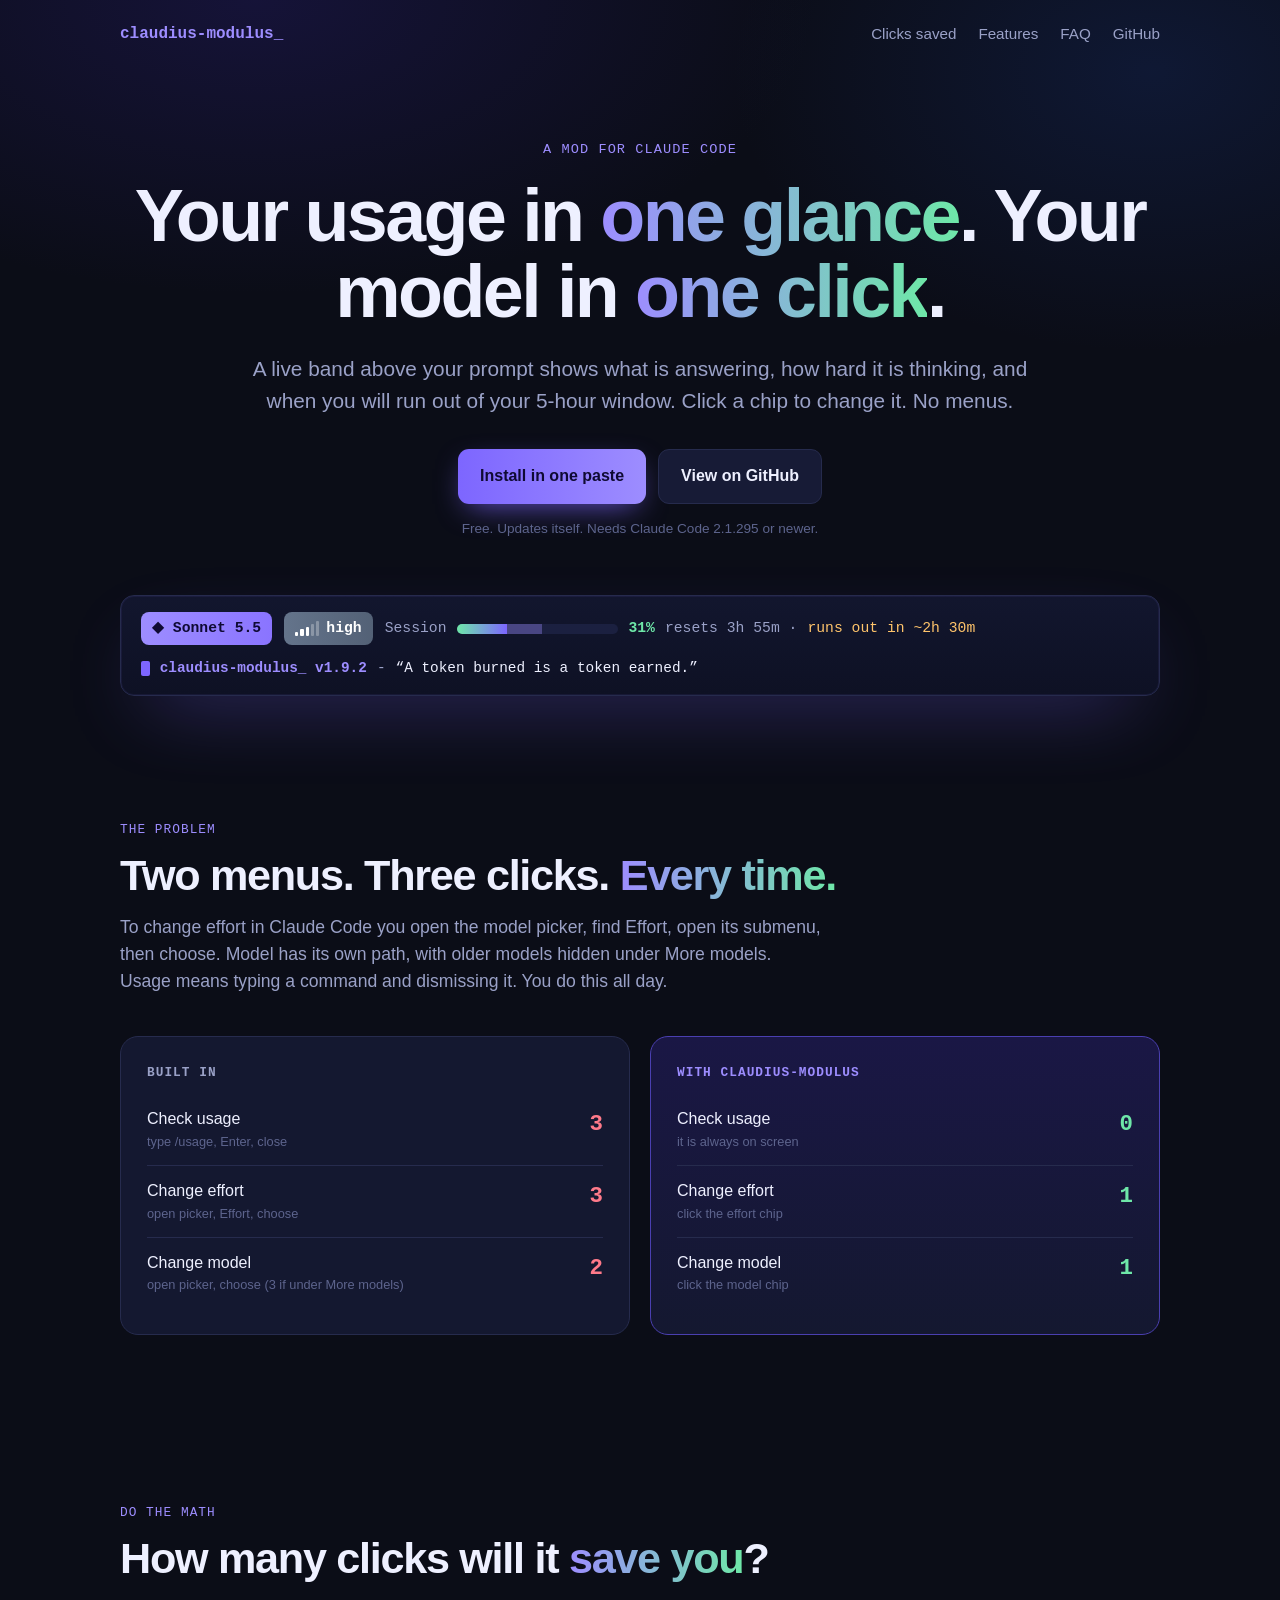
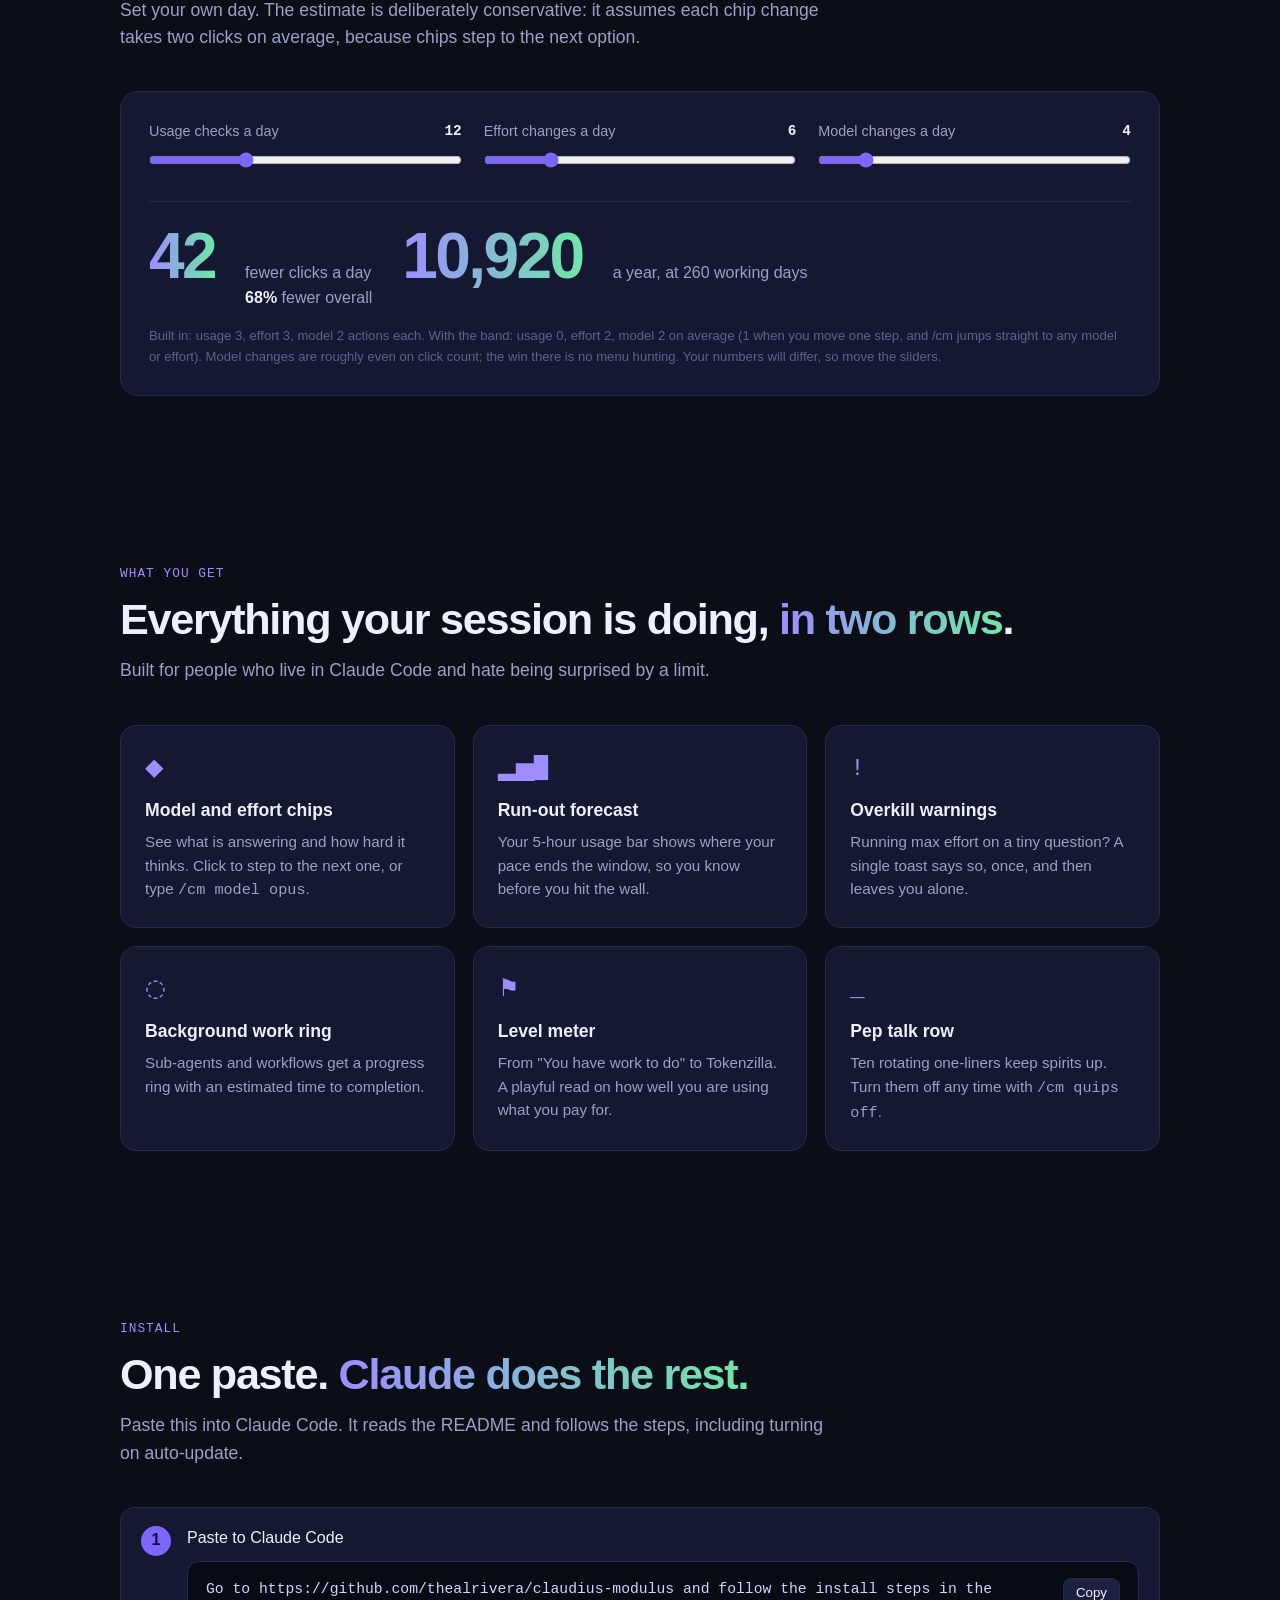
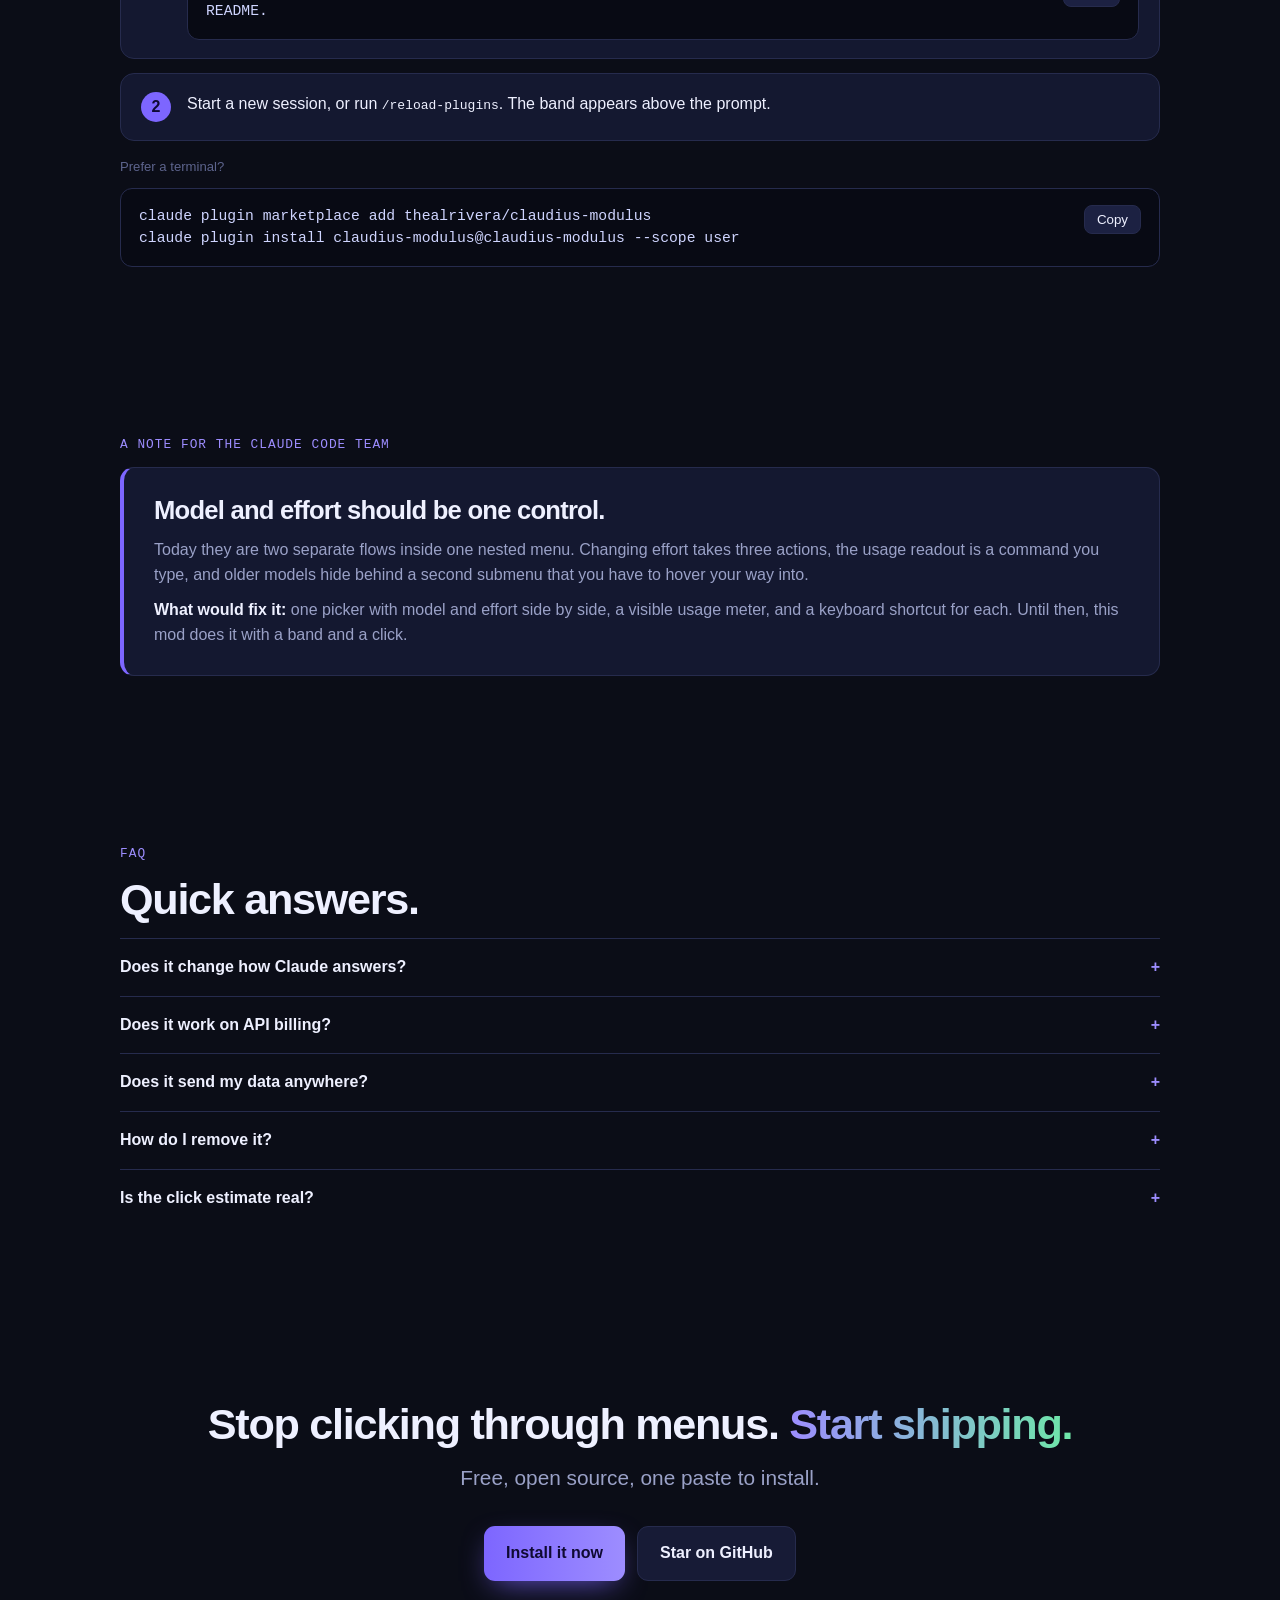
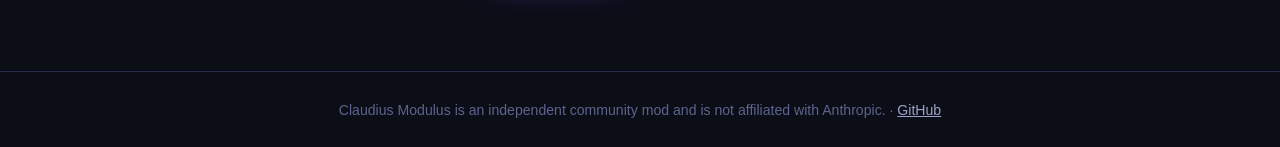
<file: docs/index.html>
<!doctype html>
<html lang="en">
<head>
<meta charset="utf-8">
<meta name="viewport" content="width=device-width,initial-scale=1">
<title>Claudius Modulus</title>
<meta name="description" content="A live band above the Claude Code prompt: model and effort chips you click to change, 5-hour usage with a run-out forecast, and zero menu digging.">
<meta property="og:title" content="Claudius Modulus: your Claude Code usage in one glance">
<meta property="og:description" content="Click to change model or effort. See when you will run out before you do.">
<meta property="og:image" content="promo/social.png">
<link rel="stylesheet" href="assets/band.css">
<style>
html{scroll-behavior:smooth}
body{font-family:var(--sans);background:var(--bg);color:var(--ink);line-height:1.55;-webkit-font-smoothing:antialiased}
.glow{position:absolute;inset:0 0 auto 0;height:720px;background:radial-gradient(800px 420px at 20% 0%,#2a1f7a55,transparent 70%),radial-gradient(600px 400px at 90% 10%,#1b3a8a40,transparent 70%);pointer-events:none}
.wrap{max-width:1080px;margin:0 auto;padding:0 20px;position:relative}
nav{display:flex;justify-content:space-between;align-items:center;padding:22px 0}
nav .logo{font-family:var(--mono);font-weight:700;color:var(--violet2)}
nav a{color:var(--mute);text-decoration:none;margin-left:22px;font-size:.95rem}
nav a:hover{color:var(--ink)}
.hero{padding:70px 0 40px;text-align:center}
.eyebrow{font-family:var(--mono);color:var(--violet2);font-size:.85rem;letter-spacing:.08em}
h1{font-size:clamp(2.4rem,6.4vw,4.6rem);line-height:1.04;letter-spacing:-.035em;font-weight:800;margin:18px auto 22px;max-width:15em}
h1 em,h2 em{font-style:normal;background:linear-gradient(90deg,#9d8dff,#6ee7a8);-webkit-background-clip:text;background-clip:text;color:transparent}
.lead{color:var(--mute);font-size:clamp(1.05rem,2.2vw,1.3rem);max-width:38em;margin:0 auto 32px}
.cta{display:flex;gap:12px;justify-content:center;flex-wrap:wrap}
.note{color:var(--dim);font-size:.85rem;margin-top:14px}
.demo{margin:56px auto 0;font-size:clamp(.62rem,1.55vw,1rem)}
.demo .band{text-align:left}
section{padding:84px 0}
h2{font-size:clamp(1.8rem,4vw,2.7rem);letter-spacing:-.03em;line-height:1.1;margin-bottom:14px}
.kick{font-family:var(--mono);color:var(--violet2);font-size:.8rem;letter-spacing:.08em;margin-bottom:12px}
.sec-lead{color:var(--mute);max-width:40em;font-size:1.1rem;margin-bottom:40px}
.two{display:grid;grid-template-columns:1fr 1fr;gap:20px}
.card{background:var(--panel);border:1px solid var(--line);border-radius:18px;padding:26px}
.card.good{border-color:#4a3fb0;background:linear-gradient(180deg,#1a1745,#141830)}
.card h3{font-family:var(--mono);font-size:.8rem;letter-spacing:.08em;color:var(--mute);margin-bottom:12px;font-weight:600}
.card.good h3{color:var(--violet2)}
.row{display:flex;justify-content:space-between;gap:14px;padding:13px 0;border-top:1px solid var(--line)}
.row:first-of-type{border-top:0}
.row b{font-family:var(--mono);font-size:1.4rem}
.bad .row b{color:var(--red)}.good .row b{color:var(--lime)}
.row small{display:block;color:var(--dim);font-size:.8rem}
.calc{margin-top:28px;background:var(--panel);border:1px solid var(--line);border-radius:18px;padding:28px}
.calc .ctl{display:grid;grid-template-columns:repeat(3,1fr);gap:22px}
.calc label{display:block;font-size:.9rem;color:var(--mute)}
.calc label output{color:var(--ink);font-family:var(--mono);font-weight:700;float:right}
.calc input[type=range]{width:100%;accent-color:#7d66ff;margin-top:10px}
.result{margin-top:26px;padding-top:22px;border-top:1px solid var(--line);display:flex;flex-wrap:wrap;gap:30px;align-items:baseline}
.result .n{font-size:clamp(2.6rem,7vw,4rem);font-weight:800;letter-spacing:-.04em;line-height:1}
.result .n em{font-style:normal;background:linear-gradient(90deg,#9d8dff,#6ee7a8);-webkit-background-clip:text;background-clip:text;color:transparent}
.result span{color:var(--mute)}
.fine{color:var(--dim);font-size:.82rem;margin-top:16px}
.feats{display:grid;grid-template-columns:repeat(3,1fr);gap:18px}
.feat{background:var(--panel);border:1px solid var(--line);border-radius:16px;padding:24px;transition:border-color .2s,transform .2s}
.feat:hover{border-color:#4a3fb0;transform:translateY(-3px)}
.feat .ic{font-size:1.5rem;margin-bottom:10px;color:var(--violet2);font-family:var(--mono)}
.feat h3{font-size:1.1rem;margin-bottom:6px}
.feat p{color:var(--mute);font-size:.95rem}
.steps{counter-reset:s;display:grid;gap:14px}
.step{display:flex;gap:16px;align-items:flex-start;background:var(--panel);border:1px solid var(--line);border-radius:14px;padding:18px 20px}
.step:before{counter-increment:s;content:counter(s);flex:none;width:30px;height:30px;border-radius:50%;background:var(--violet);color:#0f0a33;font-weight:800;display:grid;place-items:center}
.cmd{font-family:var(--mono);background:#080a14;border:1px solid var(--line);border-radius:12px;padding:16px 18px;color:#cfd5ff;font-size:.92rem;display:flex;justify-content:space-between;gap:12px;align-items:flex-start;margin-top:10px}
.cmd button{flex:none;background:#1c2142;color:var(--ink);border:1px solid var(--line);border-radius:8px;padding:6px 12px;font-family:var(--sans);cursor:pointer}
.cmd button:hover{border-color:var(--violet)}
.letter{border:1px solid var(--line);border-left:4px solid var(--violet);border-radius:14px;background:var(--panel);padding:28px 30px}
.letter p{color:var(--mute);margin-top:10px}.letter p b{color:var(--ink)}
.faq details{border-top:1px solid var(--line);padding:16px 0}
.faq summary{cursor:pointer;font-weight:600;list-style:none}
.faq summary:after{content:"+";float:right;color:var(--violet2)}
.faq details[open] summary:after{content:"−"}
.faq p{color:var(--mute);margin-top:8px}
.final{text-align:center;padding:90px 0}
footer{border-top:1px solid var(--line);padding:28px 0;color:var(--dim);font-size:.88rem;text-align:center}
footer a{color:var(--mute)}
@media(max-width:820px){.two,.feats,.calc .ctl{grid-template-columns:1fr}.hero{padding-top:40px}nav a{display:none}nav a.keep{display:inline}}
</style>
</head>
<body>
<div class="glow"></div>
<div class="wrap">
<nav><span class="logo">claudius-modulus_</span><div><a href="#clicks">Clicks saved</a><a href="#features">Features</a><a href="#faq">FAQ</a><a class="keep" href="https://github.com/thealrivera/claudius-modulus">GitHub</a></div></nav>

<header class="hero">
  <div class="eyebrow">A MOD FOR CLAUDE CODE</div>
  <h1>Your usage in <em>one glance</em>. Your model in <em>one click</em>.</h1>
  <p class="lead">A live band above your prompt shows what is answering, how hard it is thinking, and when you will run out of your 5-hour window. Click a chip to change it. No menus.</p>
  <div class="cta"><a class="btn p" href="#install">Install in one paste</a><a class="btn s" href="https://github.com/thealrivera/claudius-modulus">View on GitHub</a></div>
  <p class="note">Free. Updates itself. Needs Claude Code 2.1.295 or newer.</p>
  <div class="demo">
    <div class="band"><div class="r1"><span class="chip m">◆ Sonnet 5.5</span><span class="chip e"><span class="lv"><i class="on"></i><i class="on"></i><i class="on"></i><i></i><i></i></span> high</span><span class="bar">Session <span class="t"><i></i><u></u></span> <b>31%</b> resets 3h 55m · <span class="warn">runs out in ~2h 30m</span></span></div><div class="r2"><span class="cur"></span><span class="n">claudius-modulus_ v1.9.2</span> - <q>A token burned is a token earned.</q></div></div>
  </div>
</header>

<section id="problem">
  <div class="kick">THE PROBLEM</div>
  <h2>Two menus. Three clicks. <em>Every time.</em></h2>
  <p class="sec-lead">To change effort in Claude Code you open the model picker, find Effort, open its submenu, then choose. Model has its own path, with older models hidden under More models. Usage means typing a command and dismissing it. You do this all day.</p>
  <div class="two">
    <div class="card bad"><h3>BUILT IN</h3>
      <div class="row"><div>Check usage<small>type /usage, Enter, close</small></div><b>3</b></div>
      <div class="row"><div>Change effort<small>open picker, Effort, choose</small></div><b>3</b></div>
      <div class="row"><div>Change model<small>open picker, choose (3 if under More models)</small></div><b>2</b></div></div>
    <div class="card good"><h3>WITH CLAUDIUS-MODULUS</h3>
      <div class="row"><div>Check usage<small>it is always on screen</small></div><b>0</b></div>
      <div class="row"><div>Change effort<small>click the effort chip</small></div><b>1</b></div>
      <div class="row"><div>Change model<small>click the model chip</small></div><b>1</b></div></div>
  </div>
</section>

<section id="clicks">
  <div class="kick">DO THE MATH</div>
  <h2>How many clicks will it <em>save you</em>?</h2>
  <p class="sec-lead">Set your own day. The estimate is deliberately conservative: it assumes each chip change takes two clicks on average, because chips step to the next option.</p>
  <div class="calc">
    <div class="ctl">
      <label>Usage checks a day <output id="o1">12</output><input id="i1" type="range" min="0" max="40" value="12"></label>
      <label>Effort changes a day <output id="o2">6</output><input id="i2" type="range" min="0" max="30" value="6"></label>
      <label>Model changes a day <output id="o3">4</output><input id="i3" type="range" min="0" max="30" value="4"></label>
    </div>
    <div class="result">
      <div class="n"><em id="day">42</em></div><span>fewer clicks a day<br><b id="pct" style="color:var(--ink)">68%</b> fewer overall</span>
      <div class="n"><em id="yr">10,920</em></div><span>a year, at 260 working days</span>
    </div>
    <p class="fine">Built in: usage 3, effort 3, model 2 actions each. With the band: usage 0, effort 2, model 2 on average (1 when you move one step, and /cm jumps straight to any model or effort). Model changes are roughly even on click count; the win there is no menu hunting. Your numbers will differ, so move the sliders.</p>
  </div>
</section>

<section id="features">
  <div class="kick">WHAT YOU GET</div>
  <h2>Everything your session is doing, <em>in two rows</em>.</h2>
  <p class="sec-lead">Built for people who live in Claude Code and hate being surprised by a limit.</p>
  <div class="feats">
    <div class="feat"><div class="ic">◆</div><h3>Model and effort chips</h3><p>See what is answering and how hard it thinks. Click to step to the next one, or type <code>/cm model opus</code>.</p></div>
    <div class="feat"><div class="ic">▂▅█</div><h3>Run-out forecast</h3><p>Your 5-hour usage bar shows where your pace ends the window, so you know before you hit the wall.</p></div>
    <div class="feat"><div class="ic">!</div><h3>Overkill warnings</h3><p>Running max effort on a tiny question? A single toast says so, once, and then leaves you alone.</p></div>
    <div class="feat"><div class="ic">◌</div><h3>Background work ring</h3><p>Sub-agents and workflows get a progress ring with an estimated time to completion.</p></div>
    <div class="feat"><div class="ic">⚑</div><h3>Level meter</h3><p>From "You have work to do" to Tokenzilla. A playful read on how well you are using what you pay for.</p></div>
    <div class="feat"><div class="ic">_</div><h3>Pep talk row</h3><p>Ten rotating one-liners keep spirits up. Turn them off any time with <code>/cm quips off</code>.</p></div>
  </div>
</section>

<section id="install">
  <div class="kick">INSTALL</div>
  <h2>One paste. <em>Claude does the rest.</em></h2>
  <p class="sec-lead">Paste this into Claude Code. It reads the README and follows the steps, including turning on auto-update.</p>
  <div class="steps">
    <div class="step"><div style="flex:1">Paste to Claude Code
      <div class="cmd"><span id="pasteText">Go to https://github.com/thealrivera/claudius-modulus and follow the install steps in the README.</span><button data-copy="pasteText">Copy</button></div></div></div>
    <div class="step"><div>Start a new session, or run <code>/reload-plugins</code>. The band appears above the prompt.</div></div>
  </div>
  <p class="fine">Prefer a terminal?</p>
  <div class="cmd"><span id="manual">claude plugin marketplace add thealrivera/claudius-modulus<br>claude plugin install claudius-modulus@claudius-modulus --scope user</span><button data-copy="manual">Copy</button></div>
</section>

<section id="team">
  <div class="kick">A NOTE FOR THE CLAUDE CODE TEAM</div>
  <div class="letter">
    <h2 style="font-size:1.6rem">Model and effort should be one control.</h2>
    <p>Today they are two separate flows inside one nested menu. Changing effort takes three actions, the usage readout is a command you type, and older models hide behind a second submenu that you have to hover your way into.</p>
    <p><b>What would fix it:</b> one picker with model and effort side by side, a visible usage meter, and a keyboard shortcut for each. Until then, this mod does it with a band and a click.</p>
  </div>
</section>

<section id="faq" class="faq">
  <div class="kick">FAQ</div>
  <h2>Quick answers.</h2>
  <details><summary>Does it change how Claude answers?</summary><p>Only when you ask it to. A chip click sets the model or effort for your next requests, and your own choice in the built-in picker wins again as soon as you make one. The built-in picker keeps showing the session's own setting.</p></details>
  <details><summary>Does it work on API billing?</summary><p>Yes. With no plan limits to track, the band shows session cost instead of the usage bar.</p></details>
  <details><summary>Does it send my data anywhere?</summary><p>No. It runs inside Claude Code and reads local session state. The dev server count uses a local <code>lsof</code> check.</p></details>
  <details><summary>How do I remove it?</summary><p><code>claude plugin uninstall claudius-modulus@claudius-modulus</code></p></details>
  <details><summary>Is the click estimate real?</summary><p>It is an estimate from counting the actions in the built-in menus, with the assumptions shown above. It is not measured telemetry.</p></details>
</section>

<div class="final">
  <h2>Stop clicking through menus. <em>Start shipping.</em></h2>
  <p class="lead">Free, open source, one paste to install.</p>
  <div class="cta"><a class="btn p" href="#install">Install it now</a><a class="btn s" href="https://github.com/thealrivera/claudius-modulus">Star on GitHub</a></div>
</div>
</div>
<footer>Claudius Modulus is an independent community mod and is not affiliated with Anthropic. · <a href="https://github.com/thealrivera/claudius-modulus">GitHub</a></footer>
<script>
(function(){
  var $=function(i){return document.getElementById(i)};
  function calc(){
    var u=+$('i1').value,e=+$('i2').value,m=+$('i3').value;
    $('o1').textContent=u;$('o2').textContent=e;$('o3').textContent=m;
    var native=u*3+e*3+m*2,mod=e*2+m*2,s=native-mod;
    $('day').textContent=s.toLocaleString();
    $('pct').textContent=(native?Math.round(s/native*100):0)+'%';
    $('yr').textContent=(s*260).toLocaleString();
  }
  ['i1','i2','i3'].forEach(function(i){$(i).addEventListener('input',calc)});calc();
  document.querySelectorAll('[data-copy]').forEach(function(b){
    b.addEventListener('click',function(){
      var t=$(b.dataset.copy).innerText;
      try{navigator.clipboard.writeText(t)}catch(e){}
      b.textContent='Copied';setTimeout(function(){b.textContent='Copy'},1500);
    });
  });
})();
</script>
</body>
</html>
</file>
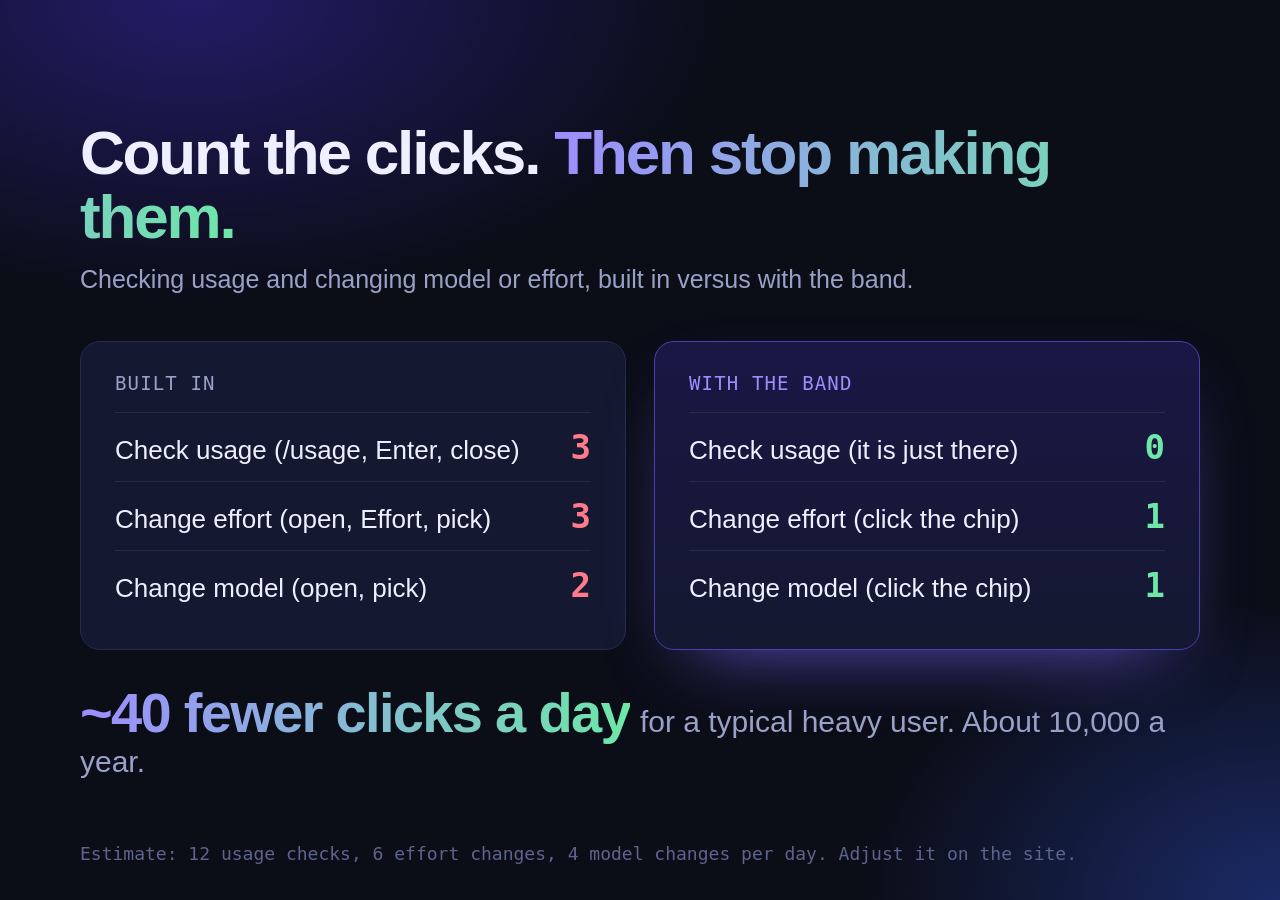
<file: docs/promo/clicks.html>
<!doctype html><meta charset=utf-8><title>clicks</title><link rel=stylesheet href=promo.css>
<style>
body{padding:64px 80px}
h1{font-size:62px}.sub{font-size:25px;margin-top:14px}
.grid{display:grid;grid-template-columns:1fr 1fr;gap:28px;margin-top:44px}
.card{border-radius:20px;padding:30px 34px;border:1px solid var(--line);background:var(--panel)}
.card.good{border-color:#4a3fb0;background:linear-gradient(180deg,#1a1745,#141830);box-shadow:0 30px 80px -40px rgba(125,102,255,.9)}
.lab{font-family:var(--mono);font-size:19px;letter-spacing:.06em;color:var(--mute);margin-bottom:18px}
.good .lab{color:var(--violet2)}
.row{display:flex;justify-content:space-between;align-items:baseline;padding:14px 0;border-top:1px solid var(--line);font-size:26px}
.row:first-of-type{border-top:0}
.row span:last-child{font-family:var(--mono);font-weight:800;font-size:34px}
.bad .row span:last-child{color:var(--red)}.good .row span:last-child{color:var(--lime)}
.big{margin-top:30px;font-size:30px;color:var(--mute)}.big b{color:var(--ink);font-size:56px;letter-spacing:-.03em;margin-right:10px;background:linear-gradient(90deg,#9d8dff,#6ee7a8);-webkit-background-clip:text;color:transparent}
.fine{position:absolute;left:80px;bottom:36px;font-size:18px;color:var(--dim);font-family:var(--mono)}
</style>
<h1>Count the clicks. <em>Then stop making them.</em></h1>
<div class=sub>Checking usage and changing model or effort, built in versus with the band.</div>
<div class=grid>
 <div class="card bad"><div class=lab>BUILT IN</div>
  <div class=row><span>Check usage (/usage, Enter, close)</span><span>3</span></div>
  <div class=row><span>Change effort (open, Effort, pick)</span><span>3</span></div>
  <div class=row><span>Change model (open, pick)</span><span>2</span></div></div>
 <div class="card good"><div class=lab>WITH THE BAND</div>
  <div class=row><span>Check usage (it is just there)</span><span>0</span></div>
  <div class=row><span>Change effort (click the chip)</span><span>1</span></div>
  <div class=row><span>Change model (click the chip)</span><span>1</span></div></div>
</div>
<div class=big><b>~40 fewer clicks a day</b>for a typical heavy user. About 10,000 a year.</div>
<div class=fine>Estimate: 12 usage checks, 6 effort changes, 4 model changes per day. Adjust it on the site.</div>
</file>
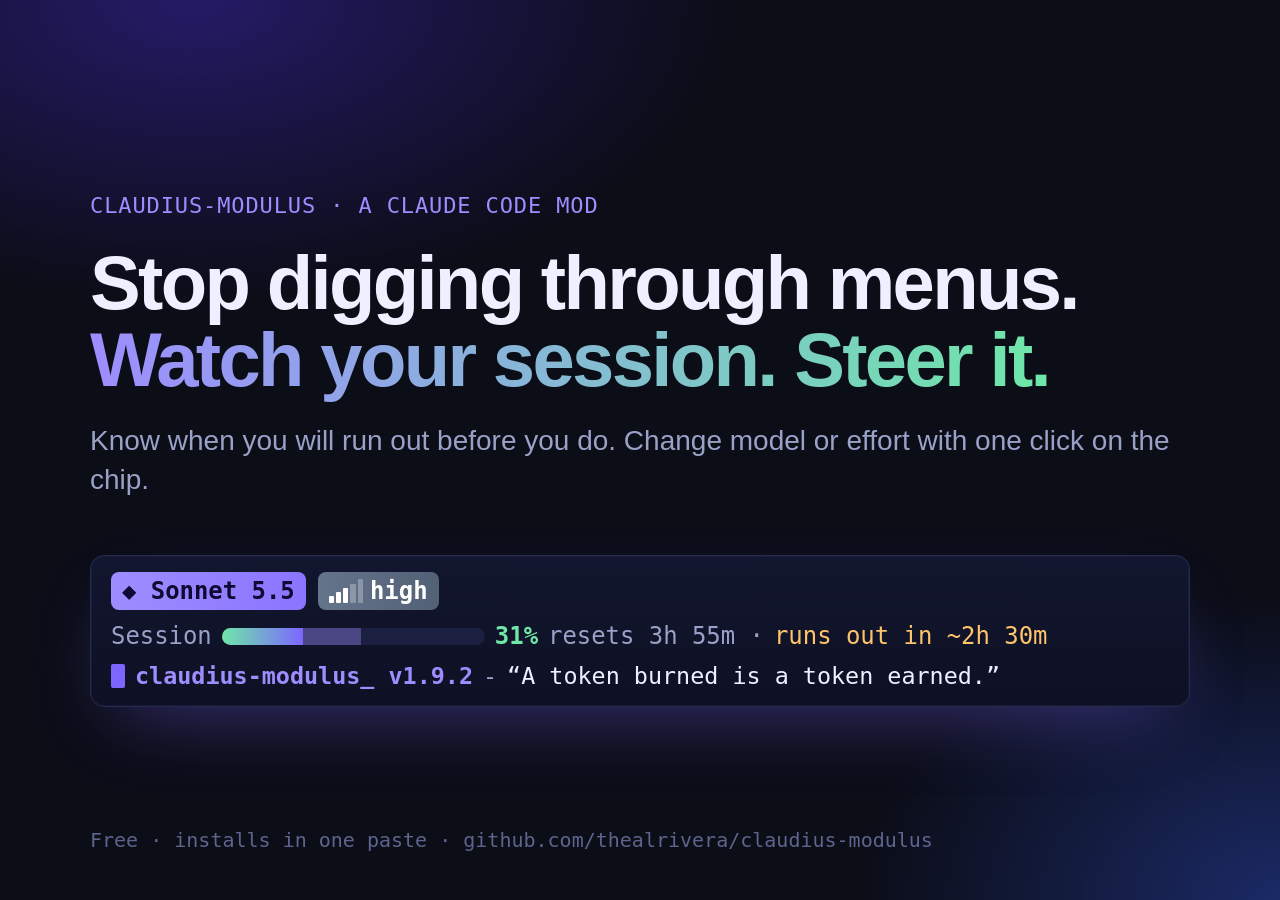
<file: docs/promo/hero.html>
<!doctype html><meta charset=utf-8><title>hero</title><link rel=stylesheet href=promo.css>
<div class=tag>CLAUDIUS-MODULUS · A CLAUDE CODE MOD</div>
<h1>Stop digging through menus.<br><em>Watch your session. Steer it.</em></h1>
<div class=sub>Know when you will run out before you do. Change model or effort with one click on the chip.</div>
<div style="margin-top:56px"><div class="band" style="font-size:26px"><div class="r1"><span class="chip m">◆ Sonnet 5.5</span><span class="chip e"><span class="lv"><i class="on"></i><i class="on"></i><i class="on"></i><i></i><i></i></span> high</span><span class="bar">Session <span class="t"><i></i><u></u></span> <b>31%</b> resets 3h 55m · <span class="warn">runs out in ~2h 30m</span></span></div><div class="r2"><span class="cur"></span><span class="n">claudius-modulus_ v1.9.2</span> - <q>A token burned is a token earned.</q></div></div></div>
<div class=foot>Free · installs in one paste · github.com/thealrivera/claudius-modulus</div>
</file>
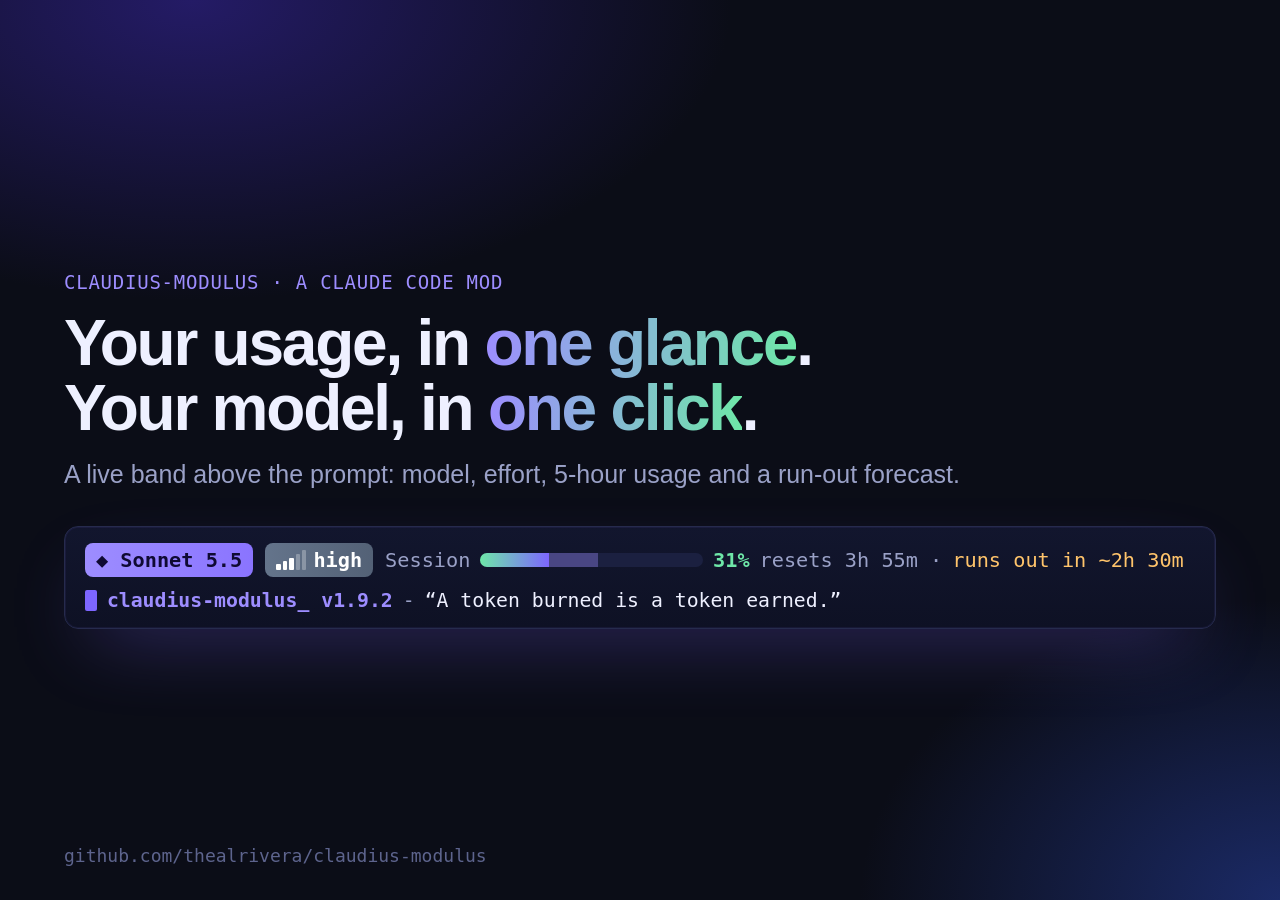
<file: docs/promo/social.html>
<!doctype html><meta charset=utf-8><title>social</title><link rel=stylesheet href=promo.css>
<style>body{padding:56px 64px}h1{font-size:64px}.sub{font-size:25px;margin:16px 0 34px}.tag{font-size:19px;margin-bottom:18px}.foot{left:64px;bottom:34px;font-size:18px}</style>
<div class=tag>CLAUDIUS-MODULUS · A CLAUDE CODE MOD</div>
<h1>Your usage, in <em>one glance</em>.<br>Your model, in <em>one click</em>.</h1>
<div class=sub>A live band above the prompt: model, effort, 5-hour usage and a run-out forecast.</div>
<div class="band" style="font-size:22px"><div class="r1"><span class="chip m">◆ Sonnet 5.5</span><span class="chip e"><span class="lv"><i class="on"></i><i class="on"></i><i class="on"></i><i></i><i></i></span> high</span><span class="bar">Session <span class="t"><i></i><u></u></span> <b>31%</b> resets 3h 55m · <span class="warn">runs out in ~2h 30m</span></span></div><div class="r2"><span class="cur"></span><span class="n">claudius-modulus_ v1.9.2</span> - <q>A token burned is a token earned.</q></div></div>
<div class=foot>github.com/thealrivera/claudius-modulus</div>
</file>
<file: docs/assets/band.css>
:root{
  --bg:#0b0d17; --bg2:#11142a; --panel:#141830; --line:#262b4d; --ink:#eef0ff; --mute:#9aa1c7; --dim:#5d648d;
  --violet:#7d66ff; --violet2:#9d8dff; --lime:#6ee7a8; --amber:#ffc46b; --red:#ff7a8a;
  --sans:-apple-system,BlinkMacSystemFont,"Inter","Segoe UI",Roboto,sans-serif;
  --mono:ui-monospace,"SF Mono","JetBrains Mono",Menlo,Consolas,monospace;
}
*{box-sizing:border-box;margin:0;padding:0}
.band{font-family:var(--mono);background:linear-gradient(180deg,#12162e,#0e1124);border:1px solid var(--line);border-radius:14px;padding:16px 20px;color:var(--ink);box-shadow:0 30px 80px -30px rgba(125,102,255,.45),0 0 0 1px rgba(125,102,255,.08) inset}
.band .r1{display:flex;align-items:center;gap:12px;flex-wrap:wrap}
.chip{display:inline-flex;align-items:center;gap:7px;padding:5px 11px;border-radius:8px;font-weight:600;font-size:.92em;white-space:nowrap}
.chip.m{background:linear-gradient(90deg,#9d8dff,#8a74ff);color:#0f0a33}
.chip.e{background:linear-gradient(90deg,#64748b,#536176);color:#fff}
.bar{display:inline-flex;align-items:center;gap:10px;font-size:.92em;color:var(--mute);white-space:nowrap}
.bar .t{display:inline-block;width:11em;height:.7em;border-radius:99px;background:#1b2040;overflow:hidden;position:relative}
.bar .t i{position:absolute;left:0;top:0;bottom:0;width:31%;background:linear-gradient(90deg,#6ee7a8,#7d66ff)}
.bar .t u{position:absolute;left:31%;top:0;bottom:0;width:22%;background:rgba(157,141,255,.35)}
.bar b{color:var(--lime);font-weight:700}
.warn{color:var(--amber)}
.sp{flex:1}
.dev{color:var(--dim);font-size:.9em}
.less{color:var(--mute);background:#1c2142;border-radius:7px;padding:4px 10px;font-size:.88em}
.band .r2{margin-top:12px;display:flex;gap:10px;align-items:center;font-size:.9em;color:var(--mute)}
.cur{display:inline-block;width:.6em;height:1.05em;background:var(--violet);border-radius:2px;animation:blink 1.1s steps(2,start) infinite}
.band .r2 .n{color:var(--violet2);font-weight:600}
.band .r2 q{color:var(--ink);quotes:"“" "”"}
@keyframes blink{50%{opacity:.15}}
.btn{display:inline-flex;align-items:center;gap:8px;border-radius:11px;padding:14px 22px;font-weight:700;font-family:var(--sans);text-decoration:none;font-size:1rem;transition:transform .15s,box-shadow .15s}
.btn.p{background:linear-gradient(90deg,#7d66ff,#9d8dff);color:#0f0a33;box-shadow:0 10px 30px -10px rgba(125,102,255,.8)}
.btn.p:hover{transform:translateY(-2px)}
.btn.s{background:#171b36;color:var(--ink);border:1px solid var(--line)}
.btn.s:hover{border-color:var(--violet)}
.lv{display:inline-flex;align-items:flex-end;gap:2px;height:1em}
.lv i{display:block;width:.22em;background:rgba(255,255,255,.28);border-radius:1px}
.lv i:nth-child(1){height:.3em}.lv i:nth-child(2){height:.45em}.lv i:nth-child(3){height:.62em}.lv i:nth-child(4){height:.8em}.lv i:nth-child(5){height:1em}
.lv i.on{background:#fff}
html,body{overflow-x:hidden}
@media(max-width:820px){.band{overflow:hidden}.bar{white-space:normal;flex-wrap:wrap}.band .r2{flex-wrap:wrap}.cmd{flex-direction:column}.cmd span{word-break:break-word}.wrap{padding:0 16px}}
</file>
